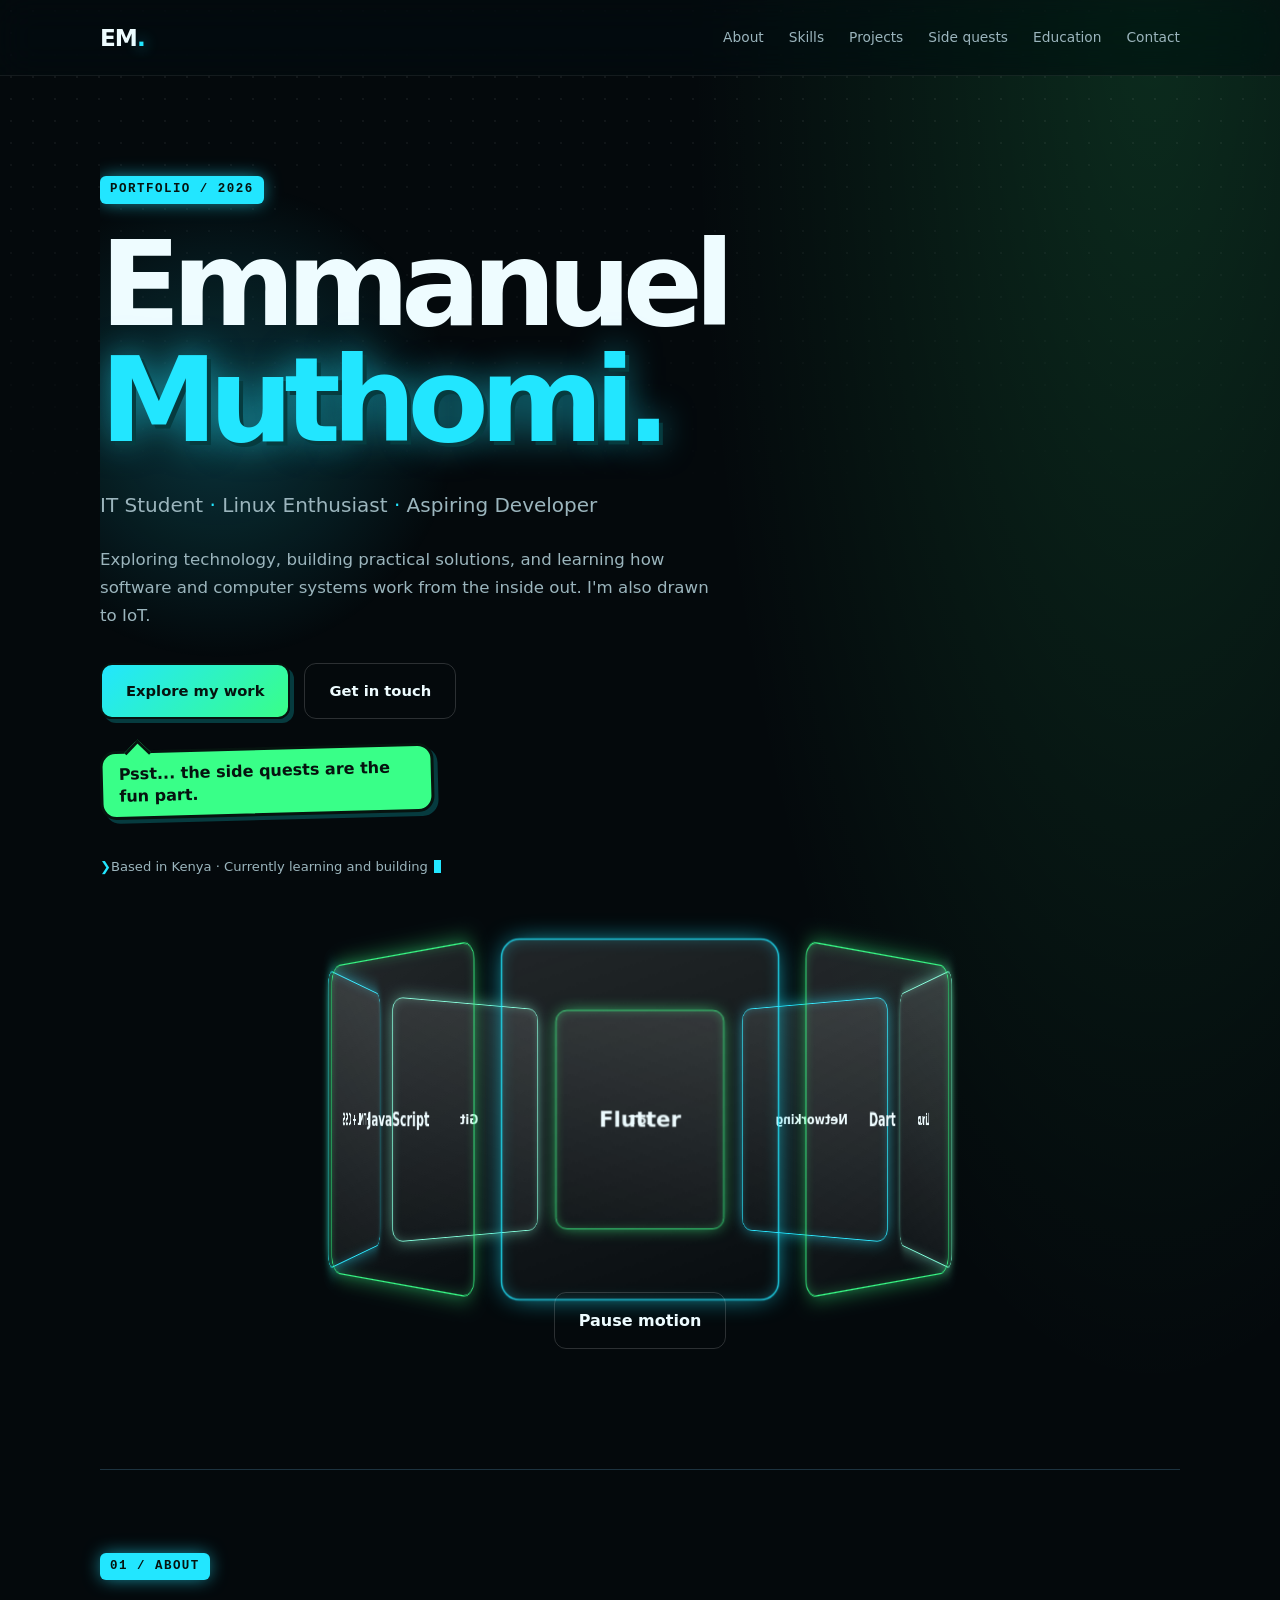
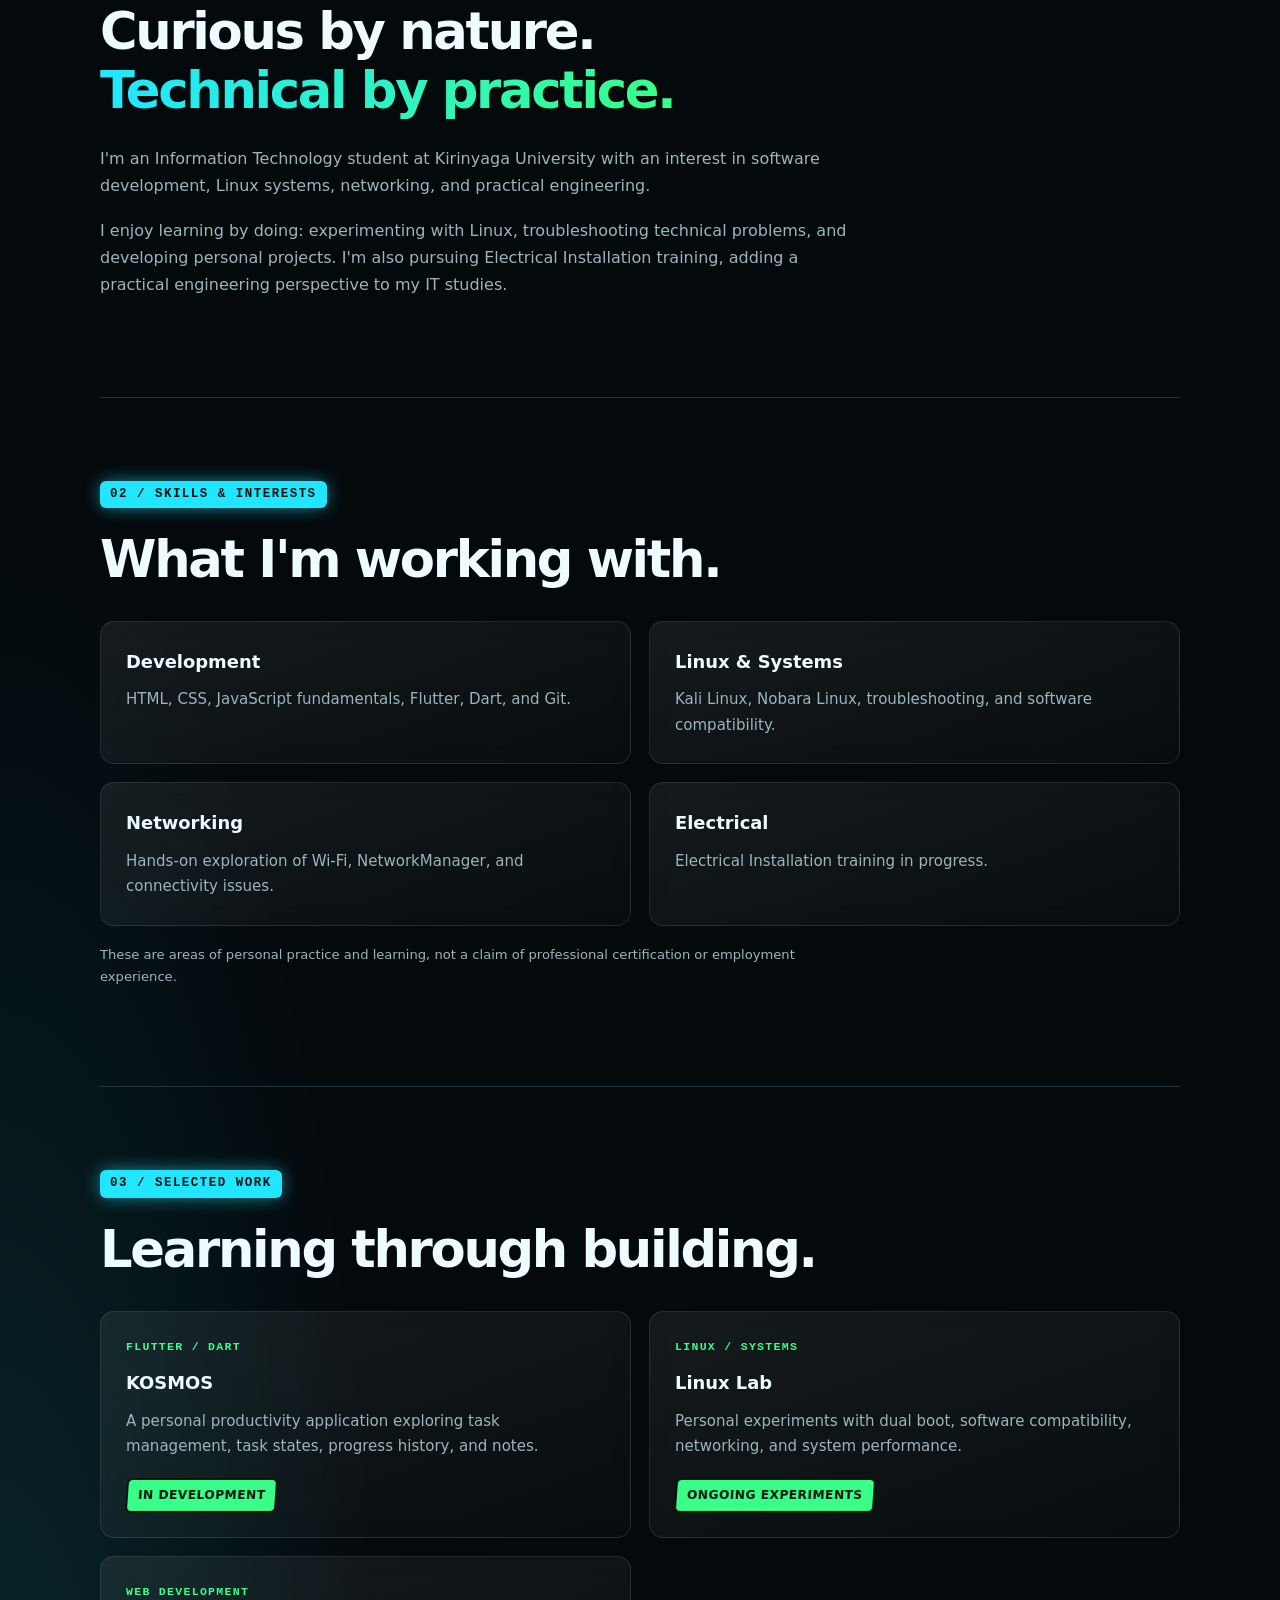
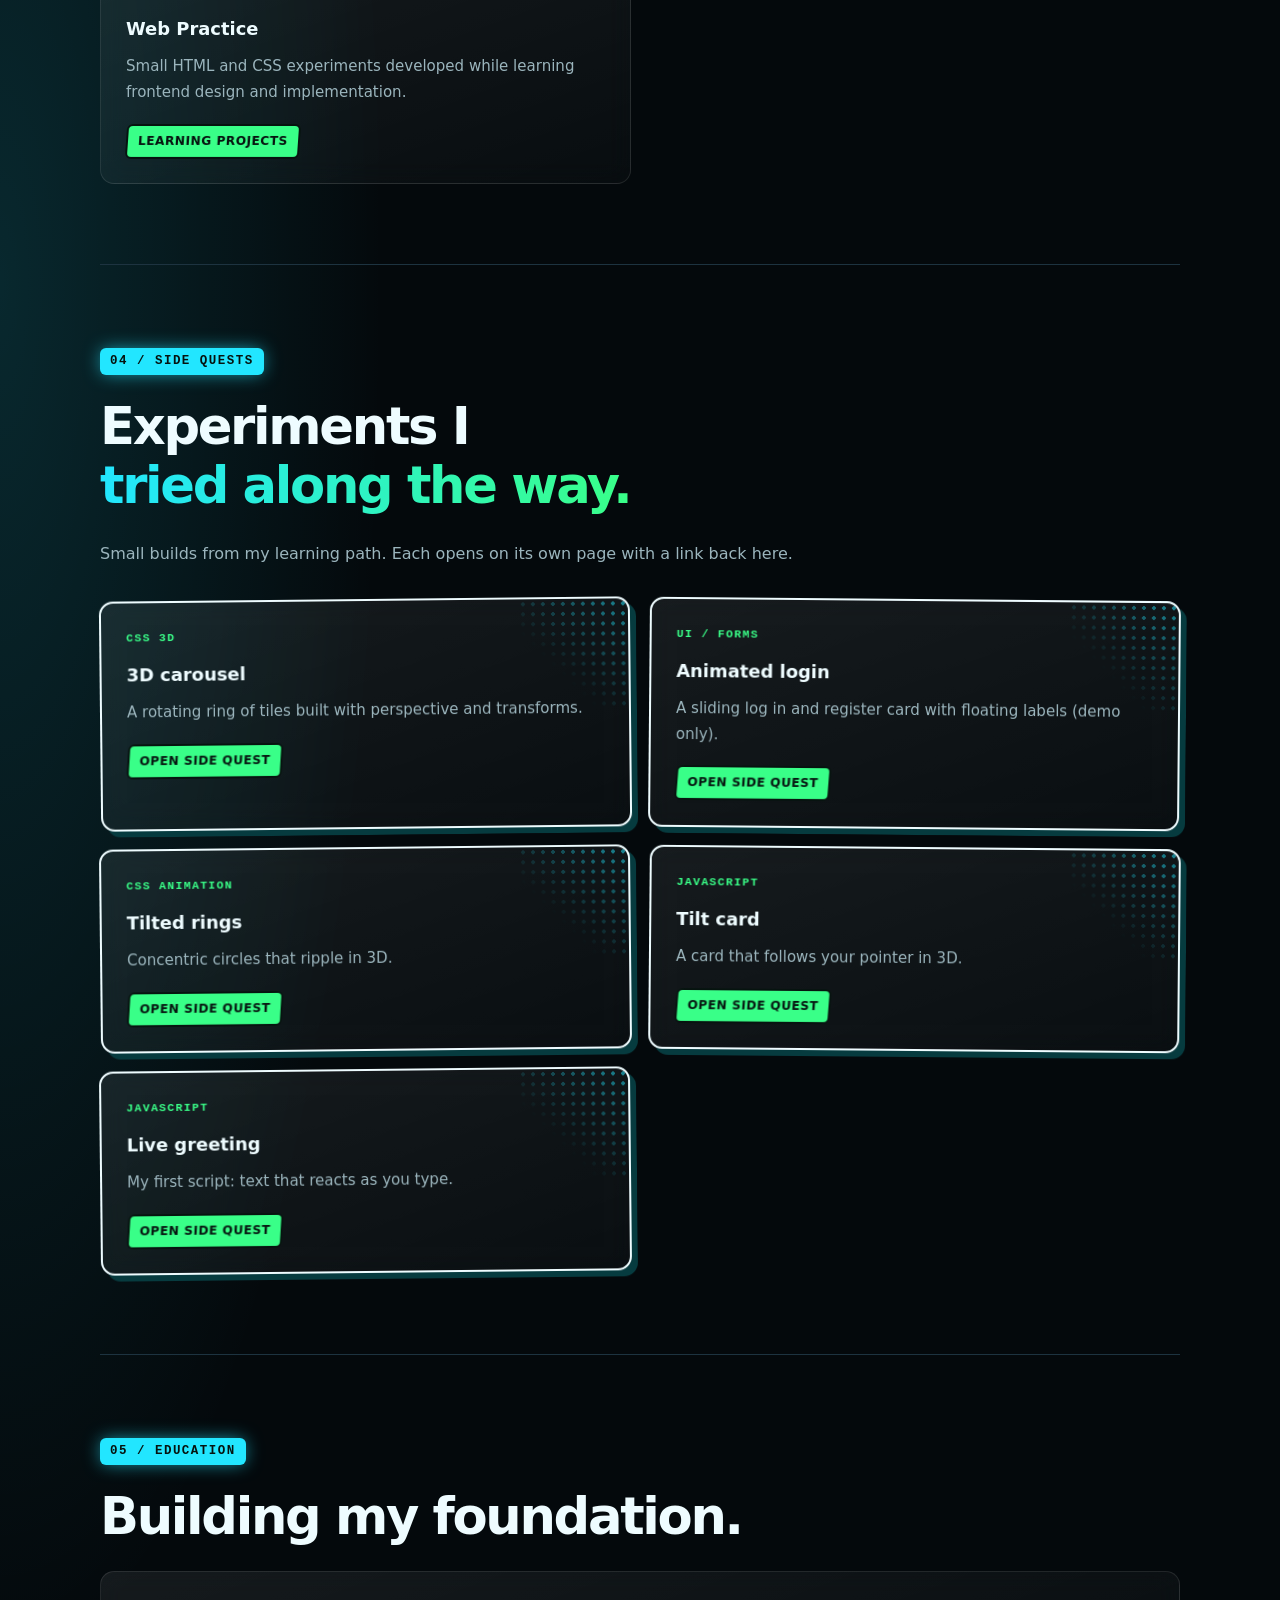
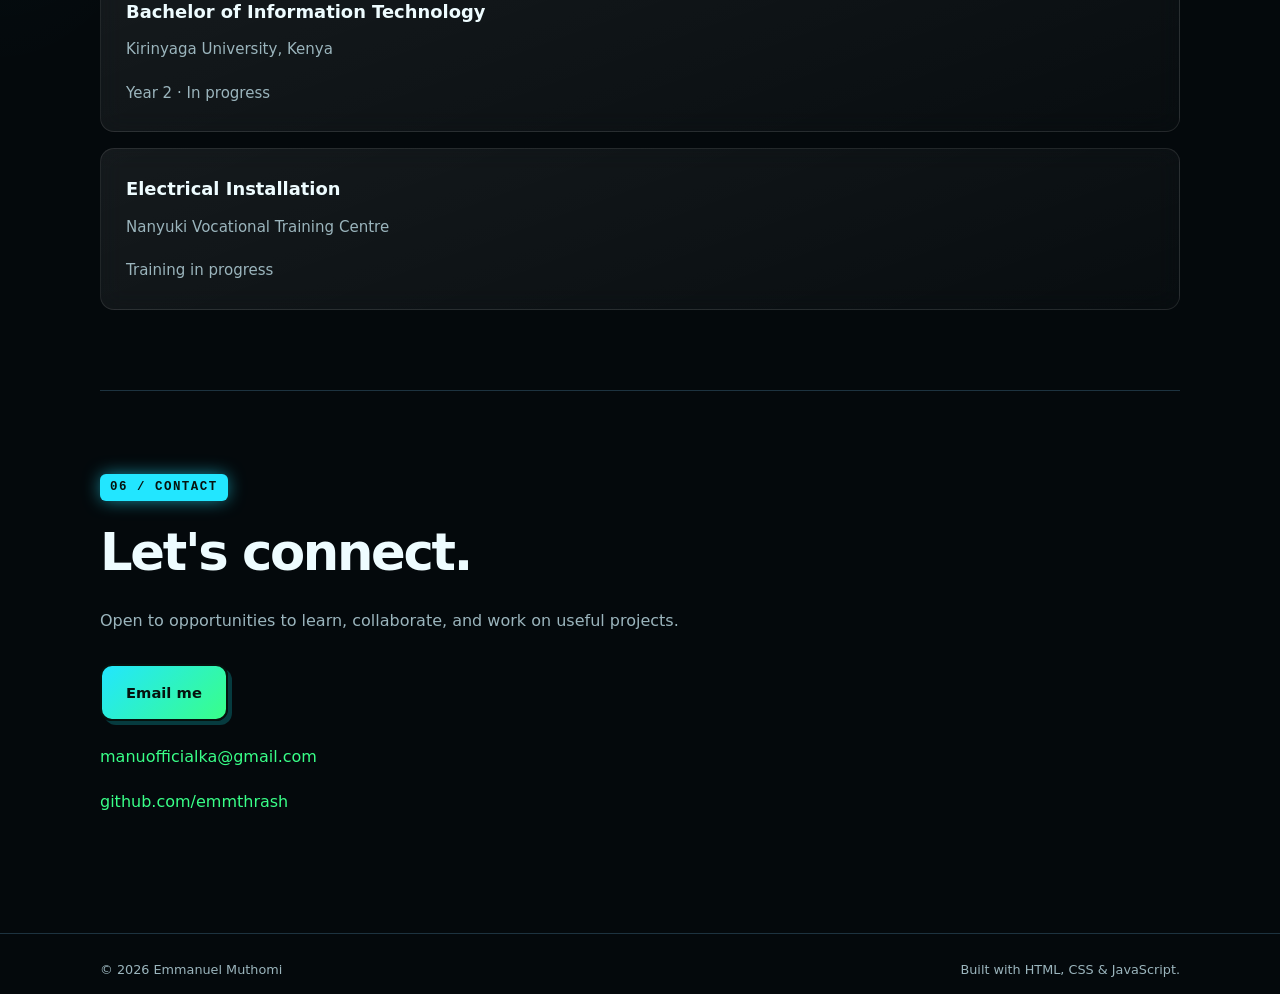
<file: index.html>
<!DOCTYPE html>
<html lang="en">
<head>
  <meta charset="UTF-8">
  <meta name="viewport" content="width=device-width, initial-scale=1.0">
  <meta name="theme-color" content="#04090c">
  <meta name="description" content="The personal portfolio of Emmanuel Muthomi — IT student, Linux enthusiast, and aspiring developer.">
  <title>Emmanuel Muthomi | Portfolio</title>
  <link rel="stylesheet" href="style.css">
  <script src="script.js" defer></script>
</head>
<body>
  <header class="navbar">
    <a class="logo" href="#home">EM<span>.</span></a>

    <nav aria-label="Main navigation">
      <a href="#about">About</a>
      <a href="#skills">Skills</a>
      <a href="#projects">Projects</a>
      <a href="#quests">Side quests</a>
      <a href="#education">Education</a>
      <a href="#contact">Contact</a>
    </nav>
  </header>

  <main>
    <section id="home" class="hero">
      <p class="eyebrow">PORTFOLIO / 2026</p>
      <h1>Emmanuel<br><span>Muthomi.</span></h1>
      <h2>IT Student <span>·</span> Linux Enthusiast <span>·</span> Aspiring Developer</h2>

      <p class="intro">
        Exploring technology, building practical solutions, and learning
        how software and computer systems work from the inside out.
        I'm also drawn to IoT.
      </p>

      <div class="hero-actions">
        <a class="button primary" href="#projects">Explore my work</a>
        <a class="button secondary" href="#contact">Get in touch</a>
      </div>

      <a class="bubble" href="#quests">Psst... the side quests are the fun part.</a>
      <p class="location">Based in Kenya · Currently learning and building</p>
      <div class="ring-scene" aria-hidden="true"><div class="ring"><span style="--i:0">Flutter</span><span style="--i:1">Dart</span><span style="--i:2">Linux</span><span style="--i:3">Networking</span><span style="--i:4">IoT</span><span style="--i:5">Git</span><span style="--i:6">HTML + CSS</span><span style="--i:7">JavaScript</span></div></div>
      <button class="button secondary ring-toggle" type="button">Pause motion</button>
    </section>

    <section id="about" class="section">
      <p class="eyebrow">01 / ABOUT</p>
      <h2>Curious by nature.<br><span>Technical by practice.</span></h2>
      <p>
        I'm an Information Technology student at Kirinyaga University
        with an interest in software development, Linux systems,
        networking, and practical engineering.
      </p>
      <p>
        I enjoy learning by doing: experimenting with Linux, troubleshooting
        technical problems, and developing personal projects. I'm also
        pursuing Electrical Installation training, adding a practical
        engineering perspective to my IT studies.
      </p>
    </section>

    <section id="skills" class="section">
      <p class="eyebrow">02 / SKILLS & INTERESTS</p>
      <h2>What I'm working with.</h2>
      <div class="card-grid">
        <article class="card">
          <h3>Development</h3>
          <p>HTML, CSS, JavaScript fundamentals, Flutter, Dart, and Git.</p>
        </article>
        <article class="card">
          <h3>Linux & Systems</h3>
          <p>Kali Linux, Nobara Linux, troubleshooting, and software compatibility.</p>
        </article>
        <article class="card">
          <h3>Networking</h3>
          <p>Hands-on exploration of Wi-Fi, NetworkManager, and connectivity issues.</p>
        </article>
        <article class="card">
          <h3>Electrical</h3>
          <p>Electrical Installation training in progress.</p>
        </article>
      </div>
      <p class="note">
        These are areas of personal practice and learning, not a claim
        of professional certification or employment experience.
      </p>
    </section>

    <section id="projects" class="section">
      <p class="eyebrow">03 / SELECTED WORK</p>
      <h2>Learning through building.</h2>
      <div class="card-grid">
        <article class="card project">
          <p class="project-type">FLUTTER / DART</p>
          <h3>KOSMOS</h3>
          <p>
            A personal productivity application exploring task management,
            task states, progress history, and notes.
          </p>
          <span class="status">In development</span>
        </article>

        <article class="card project">
          <p class="project-type">LINUX / SYSTEMS</p>
          <h3>Linux Lab</h3>
          <p>
            Personal experiments with dual boot, software compatibility,
            networking, and system performance.
          </p>
          <span class="status">Ongoing experiments</span>
        </article>

        <article class="card project">
          <p class="project-type">WEB DEVELOPMENT</p>
          <h3>Web Practice</h3>
          <p>
            Small HTML and CSS experiments developed while learning
            frontend design and implementation.
          </p>
          <span class="status">Learning projects</span>
        </article>
      </div>
    </section>

    <section id="quests" class="section">
      <p class="eyebrow">04 / SIDE QUESTS</p>
      <h2>Experiments I<br><span>tried along the way.</span></h2>
      <p>Small builds from my learning path. Each opens on its own page with a link back here.</p>
      <div class="card-grid">
        <a class="card project quest-link" href="quests/3d-carousel.html"><p class="project-type">CSS 3D</p><h3>3D carousel</h3><p>A rotating ring of tiles built with perspective and transforms.</p><span class="status">Open side quest</span></a>
        <a class="card project quest-link" href="quests/animated-login.html"><p class="project-type">UI / FORMS</p><h3>Animated login</h3><p>A sliding log in and register card with floating labels (demo only).</p><span class="status">Open side quest</span></a>
        <a class="card project quest-link" href="quests/rings.html"><p class="project-type">CSS ANIMATION</p><h3>Tilted rings</h3><p>Concentric circles that ripple in 3D.</p><span class="status">Open side quest</span></a>
        <a class="card project quest-link" href="quests/tilt-card.html"><p class="project-type">JAVASCRIPT</p><h3>Tilt card</h3><p>A card that follows your pointer in 3D.</p><span class="status">Open side quest</span></a>
        <a class="card project quest-link" href="quests/greeting.html"><p class="project-type">JAVASCRIPT</p><h3>Live greeting</h3><p>My first script: text that reacts as you type.</p><span class="status">Open side quest</span></a>
      </div>
    </section>

    <section id="education" class="section">
      <p class="eyebrow">05 / EDUCATION</p>
      <h2>Building my foundation.</h2>
      <div class="card">
        <h3>Bachelor of Information Technology</h3>
        <p>Kirinyaga University, Kenya</p>
        <p class="note">Year 2 · In progress</p>
      </div>
      <div class="card">
        <h3>Electrical Installation</h3>
        <p>Nanyuki Vocational Training Centre</p>
        <p class="note">Training in progress</p>
      </div>
    </section>

    <section id="contact" class="section contact">
      <p class="eyebrow">06 / CONTACT</p>
      <h2>Let's connect.</h2>
      <p>Open to opportunities to learn, collaborate, and work on useful projects.</p>
      <a class="button primary"
         href="mailto:manuofficialka@gmail.com">
        Email me
      </a>
      <p>
        <a href="mailto:manuofficialka@gmail.com">
          manuofficialka@gmail.com
        </a>
      </p>
      <p><a href="https://github.com/emmthrash">github.com/emmthrash</a></p>
    </section>
  </main>

  <footer>
    <p>© <span id="year">2026</span> Emmanuel Muthomi</p>
    <p>Built with HTML, CSS & JavaScript.</p>
  </footer>
</body>
</html>
</file>
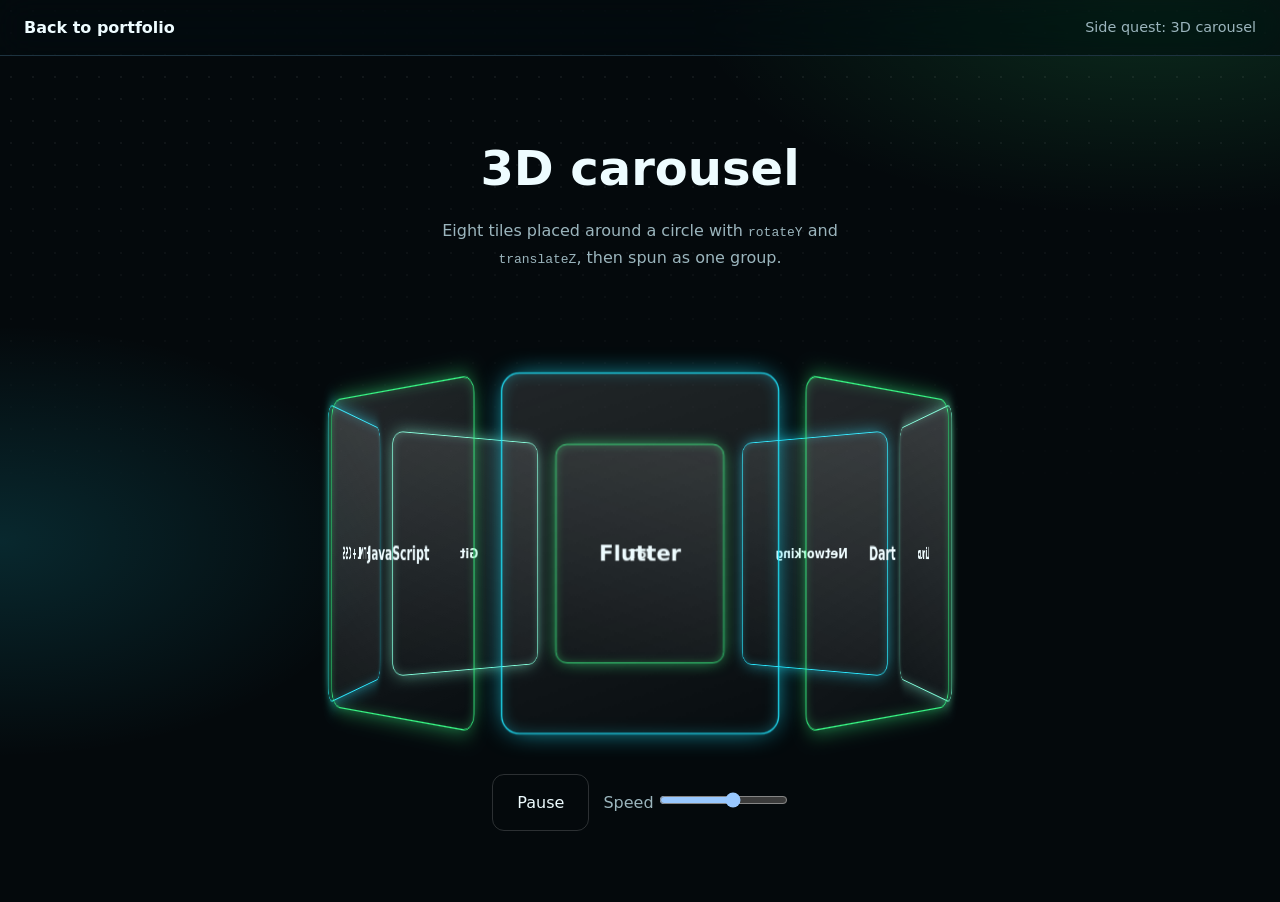
<file: quests/3d-carousel.html>
<!DOCTYPE html><html lang="en"><head><meta charset="UTF-8"><meta name="viewport" content="width=device-width, initial-scale=1.0"><link rel="stylesheet" href="../style.css"><link rel="stylesheet" href="quest.css"><title>3D carousel | Side quest</title></head><body>
<header class="quest-bar"><a href="../index.html#quests">Back to portfolio</a><span>Side quest: 3D carousel</span></header>
<main class="stage"><h1>3D carousel</h1>
<p>Eight tiles placed around a circle with <code>rotateY</code> and <code>translateZ</code>, then spun as one group.</p>
<div class="ring-scene" aria-hidden="true"><div class="ring" id="ring">
<span style="--i:0">Flutter</span><span style="--i:1">Dart</span><span style="--i:2">Linux</span><span style="--i:3">Networking</span><span style="--i:4">IoT</span><span style="--i:5">Git</span><span style="--i:6">HTML + CSS</span><span style="--i:7">JavaScript</span></div></div>
<div class="controls"><button class="button secondary" id="pause">Pause</button><label>Speed <input type="range" id="speed" min="6" max="40" value="26"> </label></div></main>
<script>
const ring=document.getElementById("ring"),b=document.getElementById("pause");
document.getElementById("speed").oninput=e=>ring.style.animationDuration=(46-e.target.value)+"s";
if(matchMedia("(prefers-reduced-motion: reduce)").matches){ring.style.animationPlayState="paused";b.textContent="Play"}
b.onclick=()=>{const p=ring.style.animationPlayState==="paused";ring.style.animationPlayState=p?"running":"paused";b.textContent=p?"Pause":"Play"};
</script></body></html>
</file>
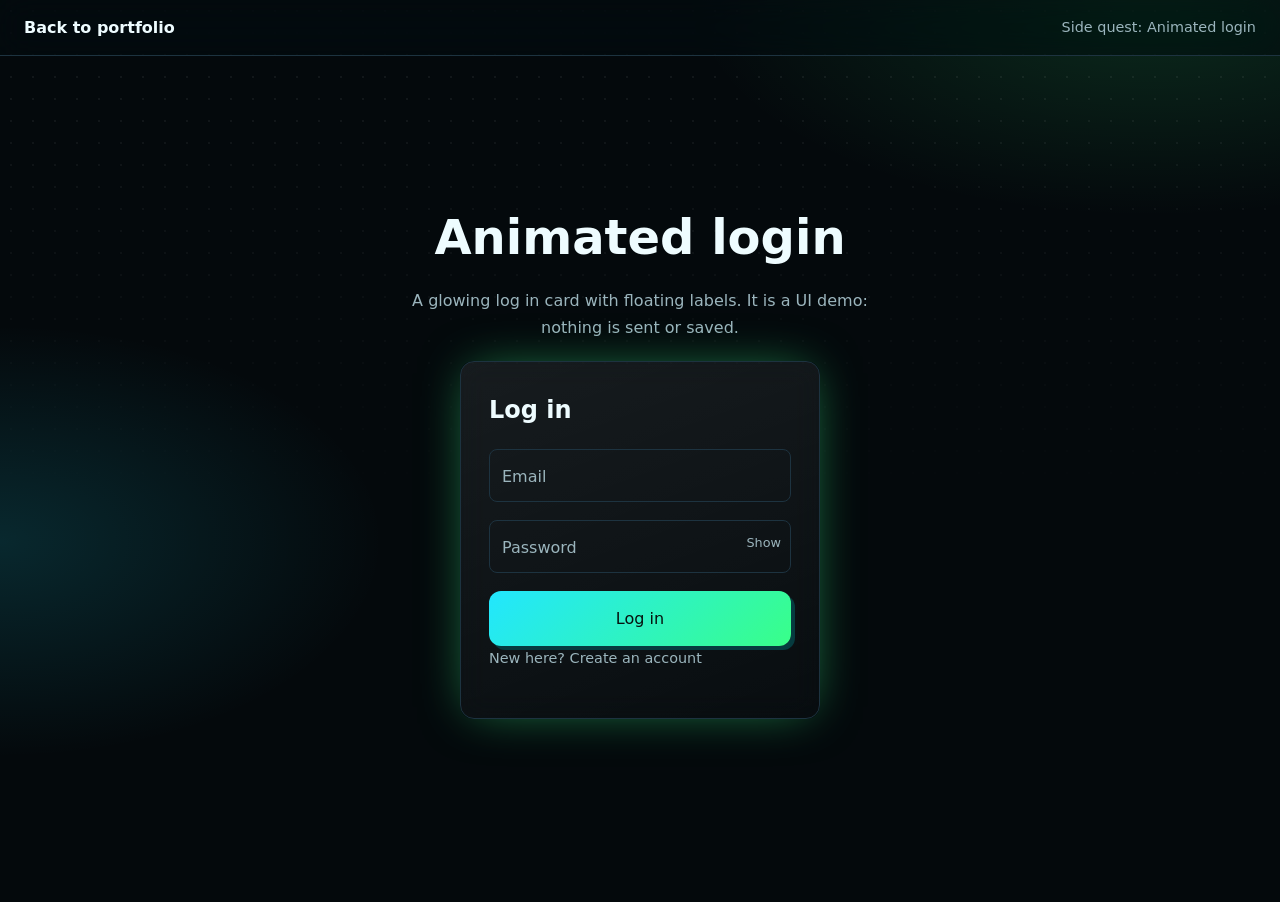
<file: quests/animated-login.html>
<!DOCTYPE html><html lang="en"><head><meta charset="UTF-8"><meta name="viewport" content="width=device-width, initial-scale=1.0"><link rel="stylesheet" href="../style.css"><link rel="stylesheet" href="quest.css"><title>Animated login | Side quest</title></head><body>
<header class="quest-bar"><a href="../index.html#quests">Back to portfolio</a><span>Side quest: Animated login</span></header>
<main class="stage"><h1>Animated login</h1>
<p>A glowing log in card with floating labels. It is a UI demo: nothing is sent or saved.</p>
<div class="auth one"><form class="panel" id="f"><h2>Log in</h2>
<div class="field"><input id="e" type="email" placeholder=" " autocomplete="email" required><label for="e">Email</label></div>
<div class="field"><input id="w" type="password" placeholder=" " autocomplete="current-password" required><label for="w">Password</label><button class="peek" type="button" aria-label="Show password">Show</button></div>
<button class="button primary">Log in</button>
<p class="switch">New here? <a href="create-account.html">Create an account</a></p></form></div>
<p class="msg" id="msg" role="status"></p></main>
<script>
const f=document.getElementById("f"),w=document.getElementById("w"),pk=f.querySelector(".peek"),m=document.getElementById("msg");
pk.onclick=()=>{const s=w.type==="password";w.type=s?"text":"password";pk.textContent=s?"Hide":"Show"};
f.onsubmit=e=>{e.preventDefault();m.textContent="Looks good. This is a demo, so nothing was sent.";f.reset()};
</script>
</body></html>
</file>
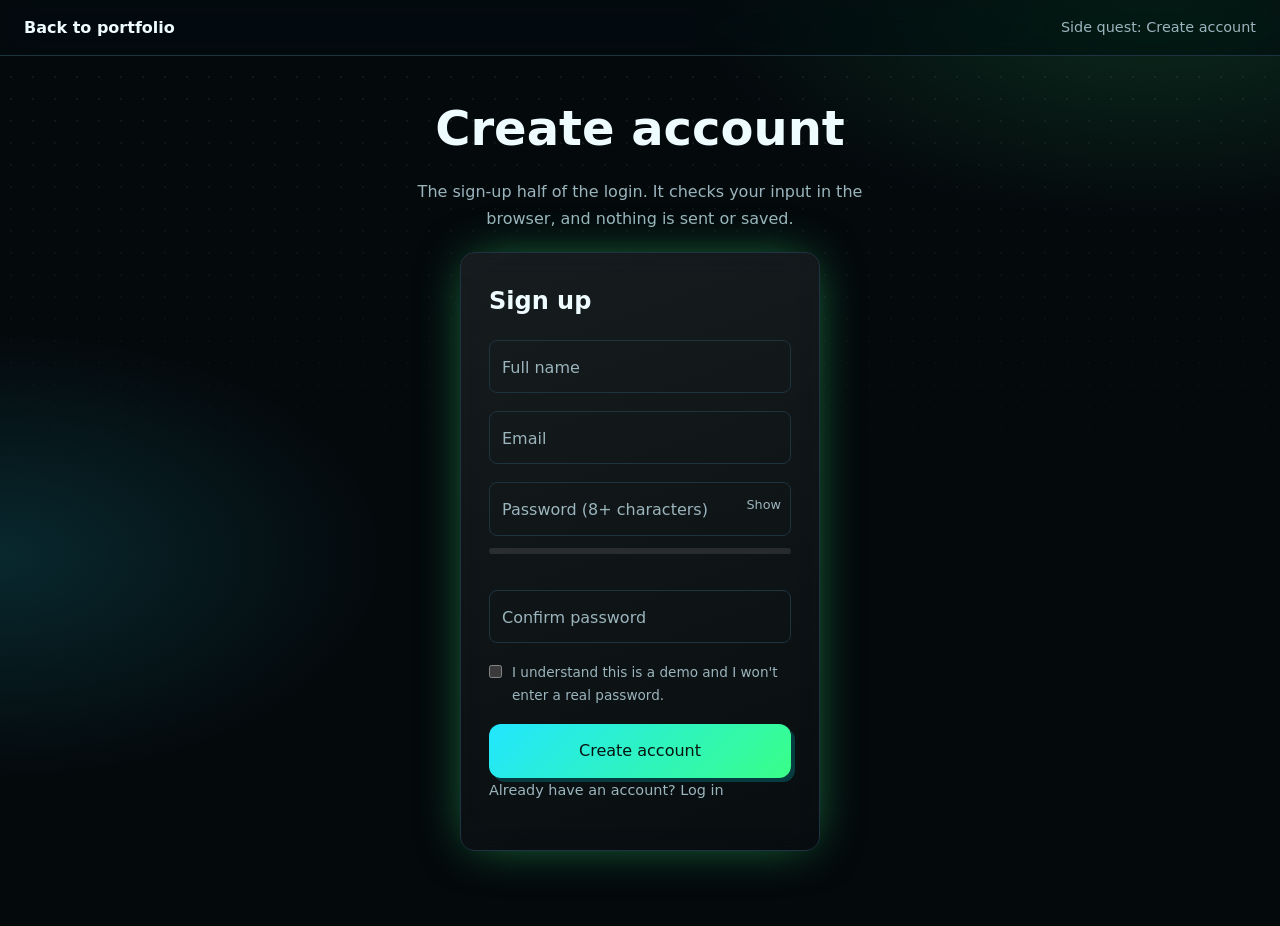
<file: quests/create-account.html>
<!DOCTYPE html><html lang="en"><head><meta charset="UTF-8"><meta name="viewport" content="width=device-width, initial-scale=1.0"><link rel="stylesheet" href="../style.css"><link rel="stylesheet" href="quest.css"><title>Create account | Side quest</title></head><body>
<header class="quest-bar"><a href="../index.html#quests">Back to portfolio</a><span>Side quest: Create account</span></header>
<main class="stage"><h1>Create account</h1>
<p>The sign-up half of the login. It checks your input in the browser, and nothing is sent or saved.</p>
<div class="auth one"><form class="panel" id="f"><h2>Sign up</h2>
<div class="field"><input id="n" type="text" placeholder=" " autocomplete="name" required><label for="n">Full name</label></div>
<div class="field"><input id="e" type="email" placeholder=" " autocomplete="email" required><label for="e">Email</label></div>
<div class="field"><input id="p" type="password" placeholder=" " minlength="8" autocomplete="new-password" required><label for="p">Password (8+ characters)</label><button class="peek" type="button" aria-label="Show passwords">Show</button></div>
<div class="meter" aria-hidden="true"><i id="bar"></i></div><p class="hint" id="lab" aria-live="polite"></p>
<div class="field"><input id="c" type="password" placeholder=" " autocomplete="new-password" required><label for="c">Confirm password</label></div>
<label class="check"><input type="checkbox" required> I understand this is a demo and I won't enter a real password.</label>
<button class="button primary">Create account</button>
<p class="switch">Already have an account? <a href="animated-login.html">Log in</a></p></form></div>
<p class="msg" id="msg" role="status"></p></main>
<script>
const f=document.getElementById("f"),p=document.getElementById("p"),c=document.getElementById("c"),bar=document.getElementById("bar"),lab=document.getElementById("lab"),pk=f.querySelector(".peek"),m=document.getElementById("msg");
const L=["","Weak","Weak","Okay","Good","Strong"],C=["","#ff5a6e","#ff5a6e","#ffd84d","#39ff88","#39ff88"];
function score(v){let s=0;if(v.length>=8)s++;if(v.length>=12)s++;if(/[a-z]/.test(v)&&/[A-Z]/.test(v))s++;if(/\d/.test(v))s++;if(/[^A-Za-z0-9]/.test(v))s++;return s}
function check(){const s=p.value?score(p.value):0;bar.style.setProperty("--p",s*20+"%");bar.style.setProperty("--c",C[s]||"");lab.textContent=p.value?"Strength: "+L[s]:"";c.setCustomValidity(c.value&&c.value!==p.value?"Passwords do not match":"")}
p.oninput=c.oninput=check;
pk.onclick=()=>{const s=p.type==="password";p.type=c.type=s?"text":"password";pk.textContent=s?"Hide":"Show"};
f.onsubmit=e=>{e.preventDefault();m.textContent="Form is valid. This is a demo, so no account was created.";f.reset();check()};
</script>
</body></html>
</file>
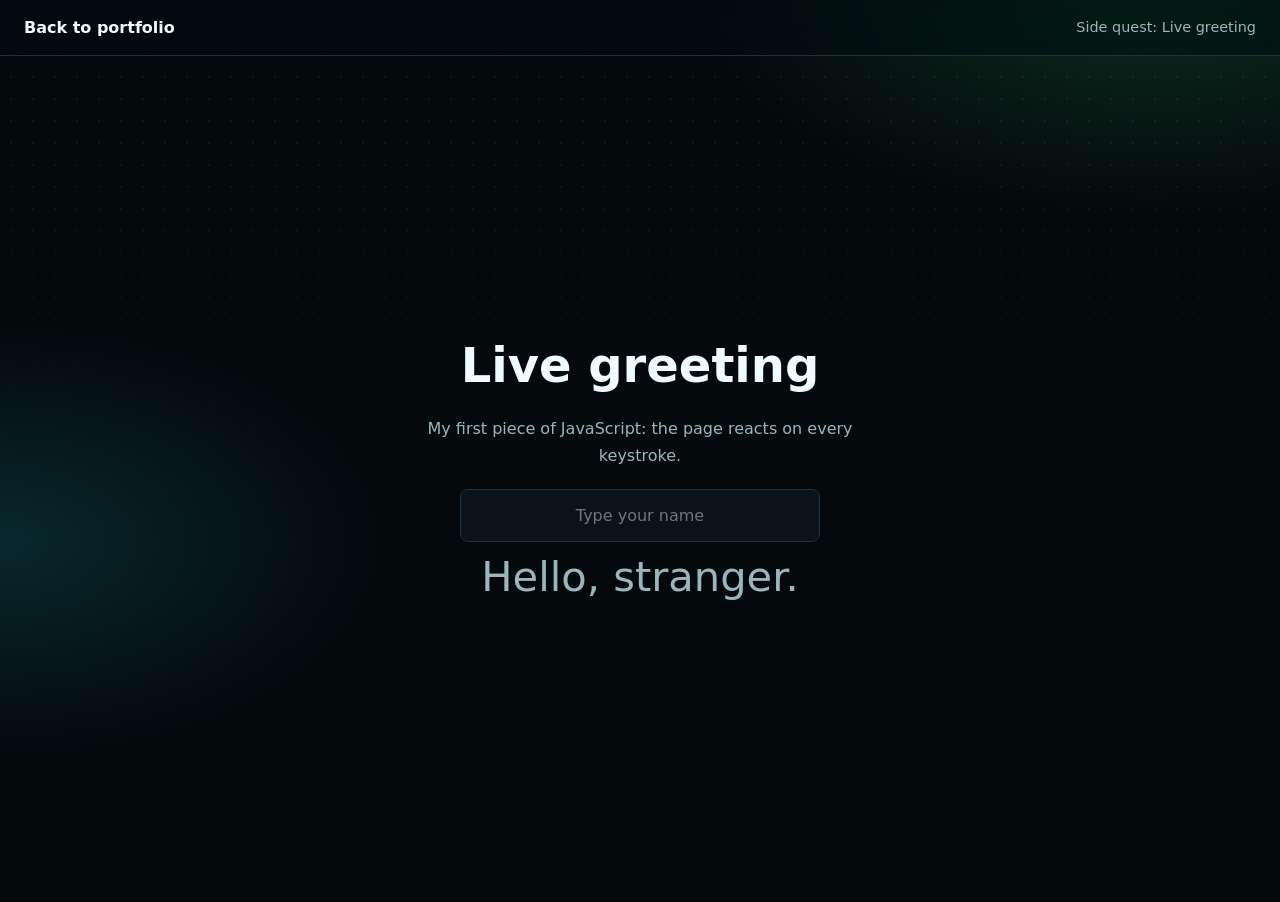
<file: quests/greeting.html>
<!DOCTYPE html><html lang="en"><head><meta charset="UTF-8"><meta name="viewport" content="width=device-width, initial-scale=1.0"><link rel="stylesheet" href="../style.css"><link rel="stylesheet" href="quest.css"><title>Live greeting | Side quest</title></head><body>
<header class="quest-bar"><a href="../index.html#quests">Back to portfolio</a><span>Side quest: Live greeting</span></header>
<main class="stage"><h1>Live greeting</h1>
<p>My first piece of JavaScript: the page reacts on every keystroke.</p>
<label class="sr" for="n" style="position:absolute;left:-9999px">Your name</label>
<input class="hello" id="n" placeholder="Type your name" autocomplete="off">
<p class="big-out" id="out" aria-live="polite">Hello, stranger.</p></main>
<script>
const o=document.getElementById("out");
document.getElementById("n").oninput=e=>{const v=e.target.value.trim();o.textContent=v?`Hello, ${v}.`:"Hello, stranger."};
</script></body></html>
</file>
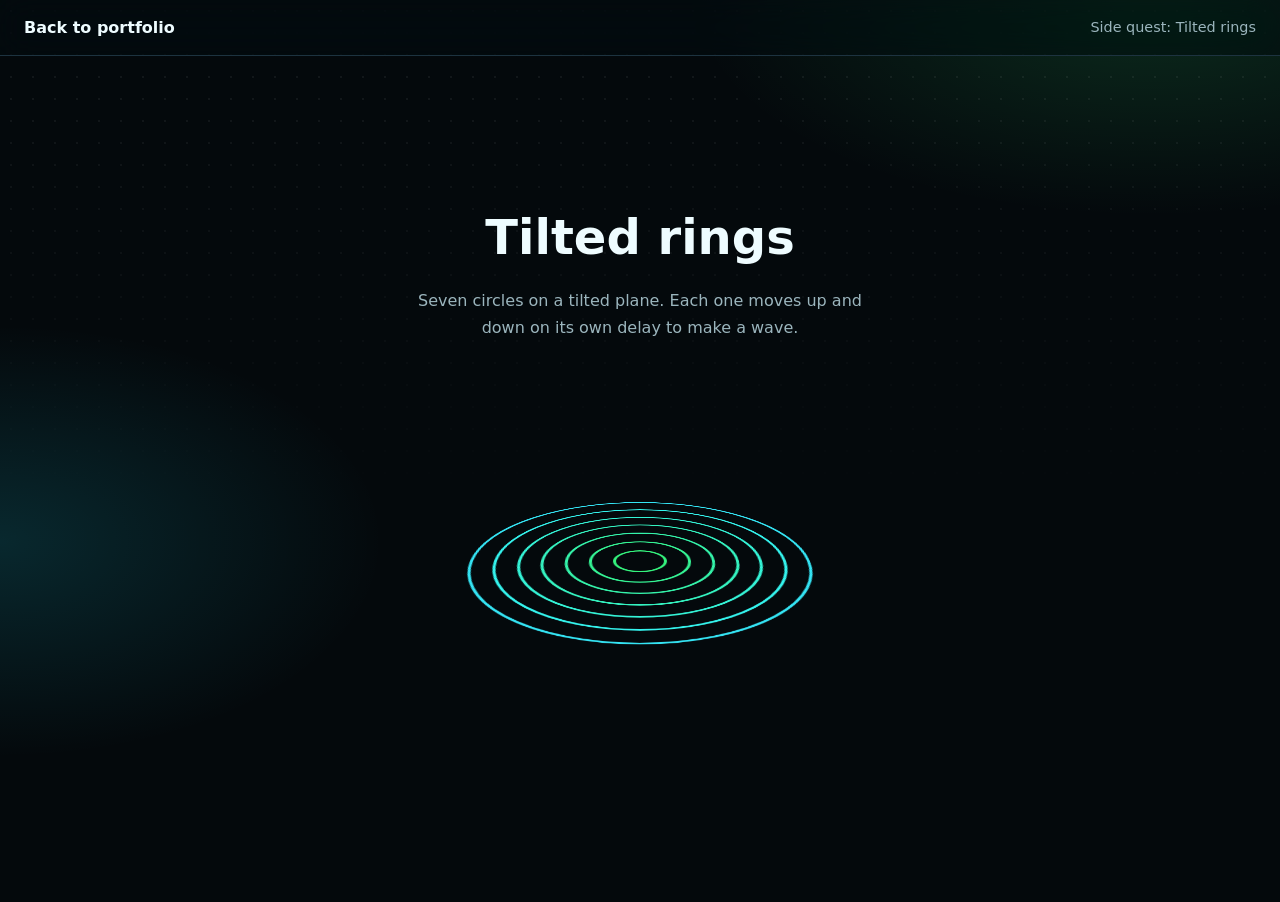
<file: quests/rings.html>
<!DOCTYPE html><html lang="en"><head><meta charset="UTF-8"><meta name="viewport" content="width=device-width, initial-scale=1.0"><link rel="stylesheet" href="../style.css"><link rel="stylesheet" href="quest.css"><title>Rings | Side quest</title></head><body>
<header class="quest-bar"><a href="../index.html#quests">Back to portfolio</a><span>Side quest: Tilted rings</span></header>
<main class="stage"><h1>Tilted rings</h1>
<p>Seven circles on a tilted plane. Each one moves up and down on its own delay to make a wave.</p>
<div class="rings-wrap" aria-hidden="true"><div class="rings"><i style="--i:0"></i><i style="--i:1"></i><i style="--i:2"></i><i style="--i:3"></i><i style="--i:4"></i><i style="--i:5"></i><i style="--i:6"></i></div></div></main>
</body></html>
</file>
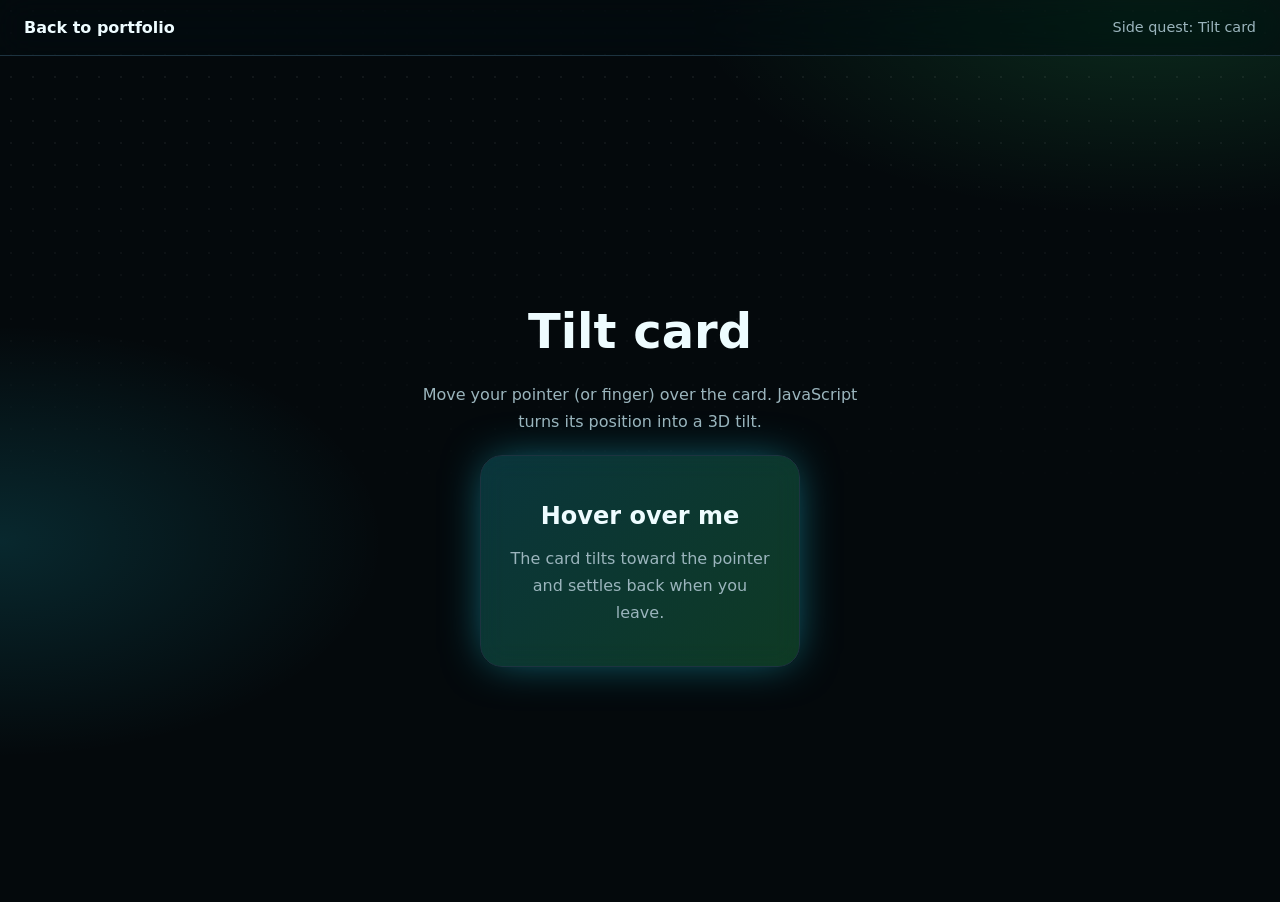
<file: quests/tilt-card.html>
<!DOCTYPE html><html lang="en"><head><meta charset="UTF-8"><meta name="viewport" content="width=device-width, initial-scale=1.0"><link rel="stylesheet" href="../style.css"><link rel="stylesheet" href="quest.css"><title>Tilt card | Side quest</title></head><body>
<header class="quest-bar"><a href="../index.html#quests">Back to portfolio</a><span>Side quest: Tilt card</span></header>
<main class="stage"><h1>Tilt card</h1>
<p>Move your pointer (or finger) over the card. JavaScript turns its position into a 3D tilt.</p>
<div class="tilt" id="tilt"><h2>Hover over me</h2><p>The card tilts toward the pointer and settles back when you leave.</p></div></main>
<script>
const c=document.getElementById("tilt");
if(!matchMedia("(prefers-reduced-motion: reduce)").matches){
c.onpointermove=e=>{const r=c.getBoundingClientRect(),x=(e.clientX-r.left)/r.width-.5,y=(e.clientY-r.top)/r.height-.5;c.style.setProperty("--ry",x*18+"deg");c.style.setProperty("--rx",-y*18+"deg")};
c.onpointerleave=()=>{c.style.setProperty("--rx","0deg");c.style.setProperty("--ry","0deg")}}
</script></body></html>
</file>
<file: style.css>
:root {
  color-scheme: dark;

  --bg: #04090c;
  --surface: #0a1418;
  --surface-hover: #10202a;
  --border: #1d3340;
  --text: #eefcff;
  --muted: #9bb5bd;
  --cyan: #22e6ff;
  --neon: #39ff88;
  --aqua: #7dfcd8;
  --ink: #06130f;
  --shadow-teal: #063b3f;

  --radius: 14px;
  --content-width: 1080px;
}

* {
  box-sizing: border-box;
  margin: 0;
  padding: 0;
}

html {
  scroll-behavior: smooth;
  scroll-padding-top: 90px;
}

body {
  min-height: 100vh;
  background:
    radial-gradient(
      ellipse at 85% 0%,
      rgba(55, 95, 160, 0.12),
      transparent 40%
    ),
    var(--bg);
  color: var(--text);
  font-family:
    "Inter", "Segoe UI", system-ui, -apple-system, sans-serif;
  line-height: 1.7;
  -webkit-font-smoothing: antialiased;
}

a {
  color: inherit;
  text-decoration: none;
}

a:focus-visible {
  outline: 2px solid var(--neon);
  outline-offset: 5px;
}

::selection{background:var(--cyan);color:var(--ink)}

/* NAVIGATION */

.navbar {
  position: sticky;
  top: 0;
  z-index: 100;
  display: flex;
  justify-content: space-between;
  align-items: center;
  gap: 24px;

  padding: 18px max(6%, calc((100% - var(--content-width)) / 2));

  background: rgba(4,12,15, 0.88);
  border-bottom: 1px solid rgba(255, 255, 255, 0.07);
  backdrop-filter: blur(16px);
}

.logo {
  font-size: 1.45rem;
  font-weight: 900;
  letter-spacing: -1px;
}

.logo span {
  color: var(--cyan);
}

.navbar nav {
  display: flex;
  align-items: center;
  gap: 25px;
}

.navbar nav a {
  color: var(--muted);
  font-size: 0.86rem;
  transition: color 180ms ease;
}

.navbar nav a:hover {
  color: var(--neon);
}

/* GENERAL LAYOUT */

main {
  width: min(100% - 48px, var(--content-width));
  margin-inline: auto;
}

section {
  scroll-margin-top: 95px;
}

.hero {
  min-height: 76vh;
  display: flex;
  flex-direction: column;
  justify-content: center;
  align-items: flex-start;

  padding-block: 100px 120px;
}

.eyebrow {
  color: var(--cyan);
  font-family: ui-monospace, "SFMono-Regular", Consolas, monospace;
  font-size: 0.78rem;
  font-weight: 700;
  letter-spacing: 2.5px;
  margin-bottom: 22px;
}

.hero h1 {
  font-size: clamp(3.5rem, 10vw, 7.4rem);
  font-weight: 850;
  line-height: 0.98;
  letter-spacing: -0.075em;
}

.hero h1 span {
  color: var(--cyan);
}

.hero h2 {
  margin-top: 30px;
  color: var(--muted);
  font-size: clamp(0.98rem, 2vw, 1.25rem);
  font-weight: 500;
}

.hero h2 span {
  color: var(--neon);
}

.intro {
  max-width: 610px;
  margin-top: 24px;
  color: var(--muted);
  font-size: 1.04rem;
}

.hero-actions {
  display: flex;
  flex-wrap: wrap;
  gap: 14px;
  margin-top: 32px;
}

.button {
  display: inline-flex;
  justify-content: center;
  align-items: center;
  min-height: 47px;
  padding: 11px 21px;

  border: 1px solid var(--border);
  border-radius: 8px;

  font-size: 0.92rem;
  font-weight: 700;

  transition:
    transform 180ms ease,
    background 180ms ease,
    border-color 180ms ease;
}

.button:hover {
  transform: translateY(-2px);
}

.button.primary {
  background: var(--cyan);
  border-color: var(--cyan);
  color: #fff;
}

.button.primary:hover {
  background: #e82e48;
  border-color: #e82e48;
}

.button.secondary {
  background: transparent;
  color: var(--text);
}

.button.secondary:hover {
  background: var(--surface-hover);
  border-color: var(--neon);
}

.location {
  margin-top: 40px;
  color: var(--muted);
  font-size: 0.82rem;
}

/* CONTENT SECTIONS */

.section {
  padding-block: 80px;
  border-top: 1px solid var(--border);
}

.section > h2 {
  margin-bottom: 25px;
  font-size: clamp(2rem, 5vw, 3.2rem);
  line-height: 1.15;
  letter-spacing: -0.045em;
}

.section > h2 span {
  color: var(--neon);
}

.section > p:not(.eyebrow) {
  max-width: 760px;
  margin-bottom: 18px;
  color: var(--muted);
}

/* CARDS */

.card-grid {
  display: grid;
  grid-template-columns: repeat(2, minmax(0, 1fr));
  gap: 18px;
  margin-top: 32px;
}

.card {
  min-width: 0;
  padding: 25px;
  margin-top: 16px;

  background: linear-gradient(
    145deg,
    rgba(18, 23, 33, 0.96),
    rgba(12, 15, 22, 0.96)
  );

  border: 1px solid var(--border);
  border-radius: var(--radius);

  transition:
    transform 200ms ease,
    border-color 200ms ease,
    background 200ms ease;
}

.card-grid .card {
  margin-top: 0;
}

.card:hover {
  transform: translateY(-4px);
  border-color: rgba(57,255,136, 0.45);
  background: var(--surface-hover);
}

.card h3 {
  margin-bottom: 10px;
  font-size: 1.12rem;
}

.card p {
  color: var(--muted);
  font-size: 0.94rem;
}

.project-type {
  margin-bottom: 12px;
  color: var(--neon) !important;
  font-family: ui-monospace, "SFMono-Regular", Consolas, monospace;
  font-size: 0.72rem !important;
  font-weight: 700;
  letter-spacing: 1.3px;
}

.status {
  display: inline-block;
  margin-top: 18px;
  padding: 5px 10px;

  background: rgba(125,252,216, 0.08);
  border: 1px solid rgba(125,252,216, 0.2);
  border-radius: 5px;

  color: var(--aqua);
  font-size: 0.76rem;
}

.note {
  margin-top: 18px;
  color: var(--muted);
  font-size: 0.82rem;
}

/* CONTACT */

.contact {
  padding-bottom: 100px;
}

.contact .button {
  margin-block: 12px 22px;
}

.contact a:not(.button) {
  color: var(--neon);
  overflow-wrap: anywhere;
}

.contact a:not(.button):hover {
  text-decoration: underline;
}

/* FOOTER */

footer {
  display: flex;
  justify-content: space-between;
  gap: 16px;
  flex-wrap: wrap;

  padding: 25px max(6%, calc((100% - var(--content-width)) / 2));

  border-top: 1px solid var(--border);
  color: var(--muted);
  font-size: 0.8rem;
}

/* RESPONSIVE DESIGN */

@media (max-width: 700px) {
  .navbar {
    align-items: flex-start;
    flex-direction: column;
    gap: 12px;
    padding-block: 14px;
  }

  .navbar nav {
    width: 100%;
    gap: 18px;
    overflow-x: auto;
    padding-bottom: 4px;
  }

  .navbar nav a {
    flex-shrink: 0;
    font-size: 0.82rem;
  }

  main {
    width: min(100% - 36px, var(--content-width));
  }

  .hero {
    min-height: auto;
    padding-block: 105px 100px;
  }

  .hero h1 {
    font-size: clamp(3.4rem, 14vw, 5.5rem);
  }

  .hero h2 {
    line-height: 1.8;
  }

  .section {
    padding-block: 65px;
  }

  .card-grid {
    grid-template-columns: 1fr;
  }

  .card {
    padding: 21px;
  }

  footer {
    flex-direction: column;
    padding-inline: 18px;
  }
}

/* RESPECT ACCESSIBILITY SETTINGS */

@media (prefers-reduced-motion: reduce) {
  *,
  *::before,
  *::after {
    scroll-behavior: auto !important;
    animation-duration: 0.01ms !important;
    transition-duration: 0.01ms !important;
  }
}

/* 3D ring: everything scales from --w so it fits any screen */
.hero{overflow-x:clip}
.ring-scene{--w:clamp(100px,26vw,210px);--r:calc(var(--w)*1.35);width:var(--w);height:calc(var(--w)*1.3);margin:calc(var(--w)*.5) auto 0;perspective:calc(var(--w)*5.5);pointer-events:none}
.ring{position:relative;width:100%;height:100%;transform-style:preserve-3d;animation:spin 26s linear infinite}
.ring span{--c:var(--cyan);position:absolute;inset:0;display:grid;place-items:center;padding:6px;text-align:center;font-weight:700;font-size:clamp(.72rem,2.6vw,1rem);border:1px solid var(--c);border-radius:var(--radius);background:linear-gradient(160deg,rgba(255,255,255,.12),rgba(255,255,255,.02));box-shadow:0 0 22px -6px var(--c),inset 0 0 18px -10px var(--c);transform:rotateY(calc(var(--i)*45deg)) translateZ(var(--r))}
.ring span:nth-child(3n+2){--c:var(--neon)}
.ring span:nth-child(3n){--c:var(--aqua)}
@keyframes spin{from{transform:rotateX(-12deg) rotateY(0)}to{transform:rotateX(-12deg) rotateY(360deg)}}
@media(prefers-reduced-motion:reduce){.ring{animation-play-state:paused}}
.ring-toggle{display:block;margin:36px auto 0;font:inherit;cursor:pointer}
.quest-link{display:block;text-decoration:none;color:inherit}

/* THEME: dark glass, glow, charm + comic touches */
body{background:radial-gradient(ellipse 60% 40% at 90% 0%,rgba(57,255,136,.14),transparent 60%),radial-gradient(ellipse 50% 40% at 0% 60%,rgba(34,230,255,.14),transparent 60%),var(--bg)}
body::before{content:"";position:fixed;inset:0;z-index:-1;pointer-events:none;background:radial-gradient(rgba(255,255,255,.07) 1px,transparent 1.6px) 0 0/22px 22px;-webkit-mask-image:linear-gradient(#000,transparent 60%);mask-image:linear-gradient(#000,transparent 60%)}
.navbar{background:rgba(4,12,15,.55);backdrop-filter:blur(18px) saturate(1.5);-webkit-backdrop-filter:blur(18px) saturate(1.5)}
.logo span{text-shadow:0 0 14px var(--cyan)}
.hero{position:relative}
.hero::before{content:"";position:absolute;left:-140px;top:6%;width:520px;height:520px;z-index:-1;pointer-events:none;background:radial-gradient(circle,rgba(34,230,255,.2),transparent 65%)}
.eyebrow{display:inline-block;padding:3px 10px;background:var(--cyan);color:var(--ink);border-radius:6px;letter-spacing:1.5px;box-shadow:0 0 18px -2px rgba(34,230,255,.7)}
.hero h1 span{color:var(--cyan);text-shadow:4px 4px 0 var(--shadow-teal),0 0 34px rgba(34,230,255,.55)}
.hero h2 span{color:var(--cyan)}
.section>h2 span{background:linear-gradient(90deg,var(--cyan),var(--neon));-webkit-background-clip:text;background-clip:text;color:transparent}
.bubble{position:relative;display:inline-block;margin-top:28px;padding:10px 16px;max-width:30ch;background:var(--neon);color:var(--ink);font-weight:800;line-height:1.35;border:3px solid var(--ink);border-radius:16px;box-shadow:4px 4px 0 var(--shadow-teal);transform:rotate(-1.5deg);transition:transform .2s}
.bubble::before{content:"";position:absolute;top:-10px;left:26px;width:16px;height:16px;background:var(--neon);border-left:3px solid var(--ink);border-top:3px solid var(--ink);transform:rotate(45deg)}
.bubble:hover{transform:rotate(0) translateY(-2px)}
.location::before{content:"\276F ";color:var(--cyan)}
.location::after{content:"";display:inline-block;width:.55em;height:1em;margin-left:6px;vertical-align:-2px;background:var(--cyan);animation:blink 1.1s steps(1) infinite}
@keyframes blink{50%{opacity:0}}

/* buttons: dark glass, sheen sweep and glow on hover */
.button{position:relative;isolation:isolate;overflow:hidden;display:inline-flex;align-items:center;justify-content:center;gap:8px;padding:.85rem 1.5rem;border-radius:12px;border:1px solid rgba(255,255,255,.16);background:rgba(255,255,255,.04);color:var(--text);font-weight:700;transition:transform .2s,box-shadow .25s,background .25s,border-color .25s}
.button::before{content:"";position:absolute;inset:0;z-index:-1;background:linear-gradient(115deg,transparent 30%,rgba(255,255,255,.38) 50%,transparent 70%);transform:translateX(-120%);transition:transform .6s ease}
.button:hover::before{transform:translateX(120%)}
.button:hover{transform:translateY(-2px);background:linear-gradient(160deg,rgba(255,255,255,.22),rgba(255,255,255,.06));border-color:rgba(255,255,255,.5);-webkit-backdrop-filter:blur(12px) saturate(1.8);backdrop-filter:blur(12px) saturate(1.8);box-shadow:inset 0 1px 0 rgba(255,255,255,.55),inset 0 -10px 18px rgba(255,255,255,.05),0 0 26px rgba(57,255,136,.55),0 10px 30px -10px rgba(0,0,0,.7)}
.button.primary{background:linear-gradient(135deg,var(--cyan),#39ff88);border:2px solid var(--ink);color:var(--ink);box-shadow:4px 4px 0 var(--shadow-teal)}
.button.primary:hover{color:var(--text);background:linear-gradient(160deg,rgba(34,230,255,.55),rgba(57,255,136,.4));border-color:rgba(255,255,255,.5);transform:translate(-2px,-2px);box-shadow:inset 0 1px 0 rgba(255,255,255,.55),0 0 30px rgba(34,230,255,.6),6px 6px 0 var(--shadow-teal)}
.button:active{transform:translateY(1px)}
.button.primary:active{transform:translate(3px,3px);box-shadow:1px 1px 0 var(--shadow-teal)}

/* cards: glass with glow; side quests as comic panels */
.card{background:linear-gradient(160deg,rgba(255,255,255,.07),rgba(255,255,255,.02));border:1px solid rgba(255,255,255,.1);-webkit-backdrop-filter:blur(12px);backdrop-filter:blur(12px)}
.card:hover{border-color:rgba(34,230,255,.55);box-shadow:0 0 0 1px rgba(34,230,255,.25),0 14px 40px -12px rgba(34,230,255,.5)}
.status{background:var(--neon);color:var(--ink);font-weight:800;text-transform:uppercase;letter-spacing:.5px;border:2px solid var(--ink);border-radius:6px;transform:skew(-4deg)}
.quest-link{position:relative;overflow:hidden;border:2px solid var(--text);border-radius:var(--radius);box-shadow:6px 6px 0 var(--shadow-teal);transform:rotate(var(--rot,0deg));transition:transform .2s,box-shadow .2s,border-color .2s}
.quest-link:nth-child(odd){--rot:-.6deg}
.quest-link:nth-child(even){--rot:.5deg}
.quest-link::after{content:"";position:absolute;top:0;right:0;width:110px;height:110px;pointer-events:none;background:radial-gradient(var(--cyan) 1.6px,transparent 2px) 0 0/10px 10px;-webkit-mask-image:linear-gradient(225deg,#000,transparent 65%);mask-image:linear-gradient(225deg,#000,transparent 65%);opacity:.55}
.quest-link:hover{transform:translate(-3px,-3px) rotate(0deg);border-color:var(--cyan);box-shadow:9px 9px 0 var(--shadow-teal),0 0 34px -6px rgba(34,230,255,.6)}
@media(prefers-reduced-motion:reduce){.button::before,.bubble,.quest-link{transition:none}.location::after{animation:none}}
</file>
<file: quests/quest.css>
.quest-bar{position:sticky;top:0;z-index:5;display:flex;justify-content:space-between;gap:12px;align-items:center;padding:14px 24px;background:rgba(4,12,15,.55);backdrop-filter:blur(18px) saturate(1.5);border-bottom:1px solid var(--border)}
.quest-bar a{color:var(--text);text-decoration:none;font-weight:600}
.quest-bar span{color:var(--muted);font-size:.9rem}
.stage{overflow-x:clip;min-height:calc(100vh - 54px);display:grid;place-content:center;justify-items:center;padding:32px 20px;text-align:center}
.stage h1{font-size:clamp(2rem,5vw,3rem);margin-bottom:8px}
.stage p{color:var(--muted);max-width:46ch;margin:0 auto 20px}
.stage .ring-scene{margin:calc(var(--w)*.6) auto calc(var(--w)*.4);pointer-events:auto}
.controls{display:flex;gap:14px;align-items:center;justify-content:center;flex-wrap:wrap;color:var(--muted)}
.controls button{cursor:pointer;font:inherit}
.auth{width:min(360px,92vw);overflow:hidden;border:1px solid var(--border);border-radius:var(--radius);background:linear-gradient(160deg,rgba(255,255,255,.08),rgba(255,255,255,.02));box-shadow:0 0 50px -12px rgba(57,255,136,.55);backdrop-filter:blur(14px);text-align:left}
.panel{width:100%;padding:28px}
.panel h2{margin-bottom:6px}
.field{position:relative;margin:18px 0}
.field input{width:100%;padding:18px 12px 6px;background:transparent;border:1px solid var(--border);border-radius:8px;color:var(--text);font:inherit}
.field label{position:absolute;left:13px;top:14px;color:var(--muted);transition:.2s;pointer-events:none}
.field input:focus+label,.field input:not(:placeholder-shown)+label{top:4px;font-size:.7rem;color:var(--neon)}
.panel .button{width:100%;border:0;cursor:pointer;font:inherit}
.switch{margin-top:14px;font-size:.9rem;color:var(--muted)}
.msg{min-height:1.4em;margin-top:14px;color:var(--aqua)}
.rings-wrap{perspective:900px;margin:30px 0}
.rings{position:relative;width:min(340px,80vw);aspect-ratio:1;transform-style:preserve-3d;transform:rotateX(66deg)}
.rings i{position:absolute;inset:calc(var(--i)*7%);border:3px solid hsl(calc(185 - var(--i)*7) 90% 58%);border-radius:50%;animation:bob 3s ease-in-out calc(var(--i)*.15s) infinite alternate}
@keyframes bob{from{transform:translateZ(0)}to{transform:translateZ(70px)}}
.tilt{width:min(320px,88vw);padding:40px 26px;border:1px solid var(--border);border-radius:22px;background:linear-gradient(135deg,rgba(34,230,255,.2),rgba(57,255,136,.2));box-shadow:0 0 44px -8px rgba(34,230,255,.5);backdrop-filter:blur(14px);transform:perspective(700px) rotateX(var(--rx,0deg)) rotateY(var(--ry,0deg));transition:transform .15s}
.tilt h2{margin-bottom:8px}
.tilt p{margin:0}
.hello{width:min(360px,90vw);padding:12px;background:var(--surface);border:1px solid var(--border);border-radius:8px;color:var(--text);font:inherit;text-align:center}
.big-out{font-size:clamp(1.6rem,6vw,2.6rem);margin-top:24px;min-height:1.3em}
@media(prefers-reduced-motion:reduce){.rings i,.auth{animation:none}}
.auth{animation:rise .6s cubic-bezier(.2,.8,.2,1)}
@keyframes rise{from{opacity:0;transform:translateY(24px) scale(.97)}}
.field input{padding-right:60px}
.peek{position:absolute;right:10px;top:12px;background:none;border:0;color:var(--muted);cursor:pointer;font:inherit;font-size:.8rem}
.peek:hover{color:var(--cyan)}
.check{display:flex;gap:10px;align-items:flex-start;margin:16px 0;font-size:.85rem;color:var(--muted)}
.check input{margin-top:4px;accent-color:var(--neon)}
.meter{height:6px;margin-top:-6px;border-radius:99px;background:rgba(255,255,255,.1);overflow:hidden}
.meter i{display:block;height:100%;width:var(--p,0%);background:var(--c,var(--cyan));box-shadow:0 0 12px var(--c,var(--cyan));transition:width .3s,background .3s}
.hint{min-height:1.3em;margin:6px 0 0;font-size:.8rem;color:var(--muted)}
</file>
